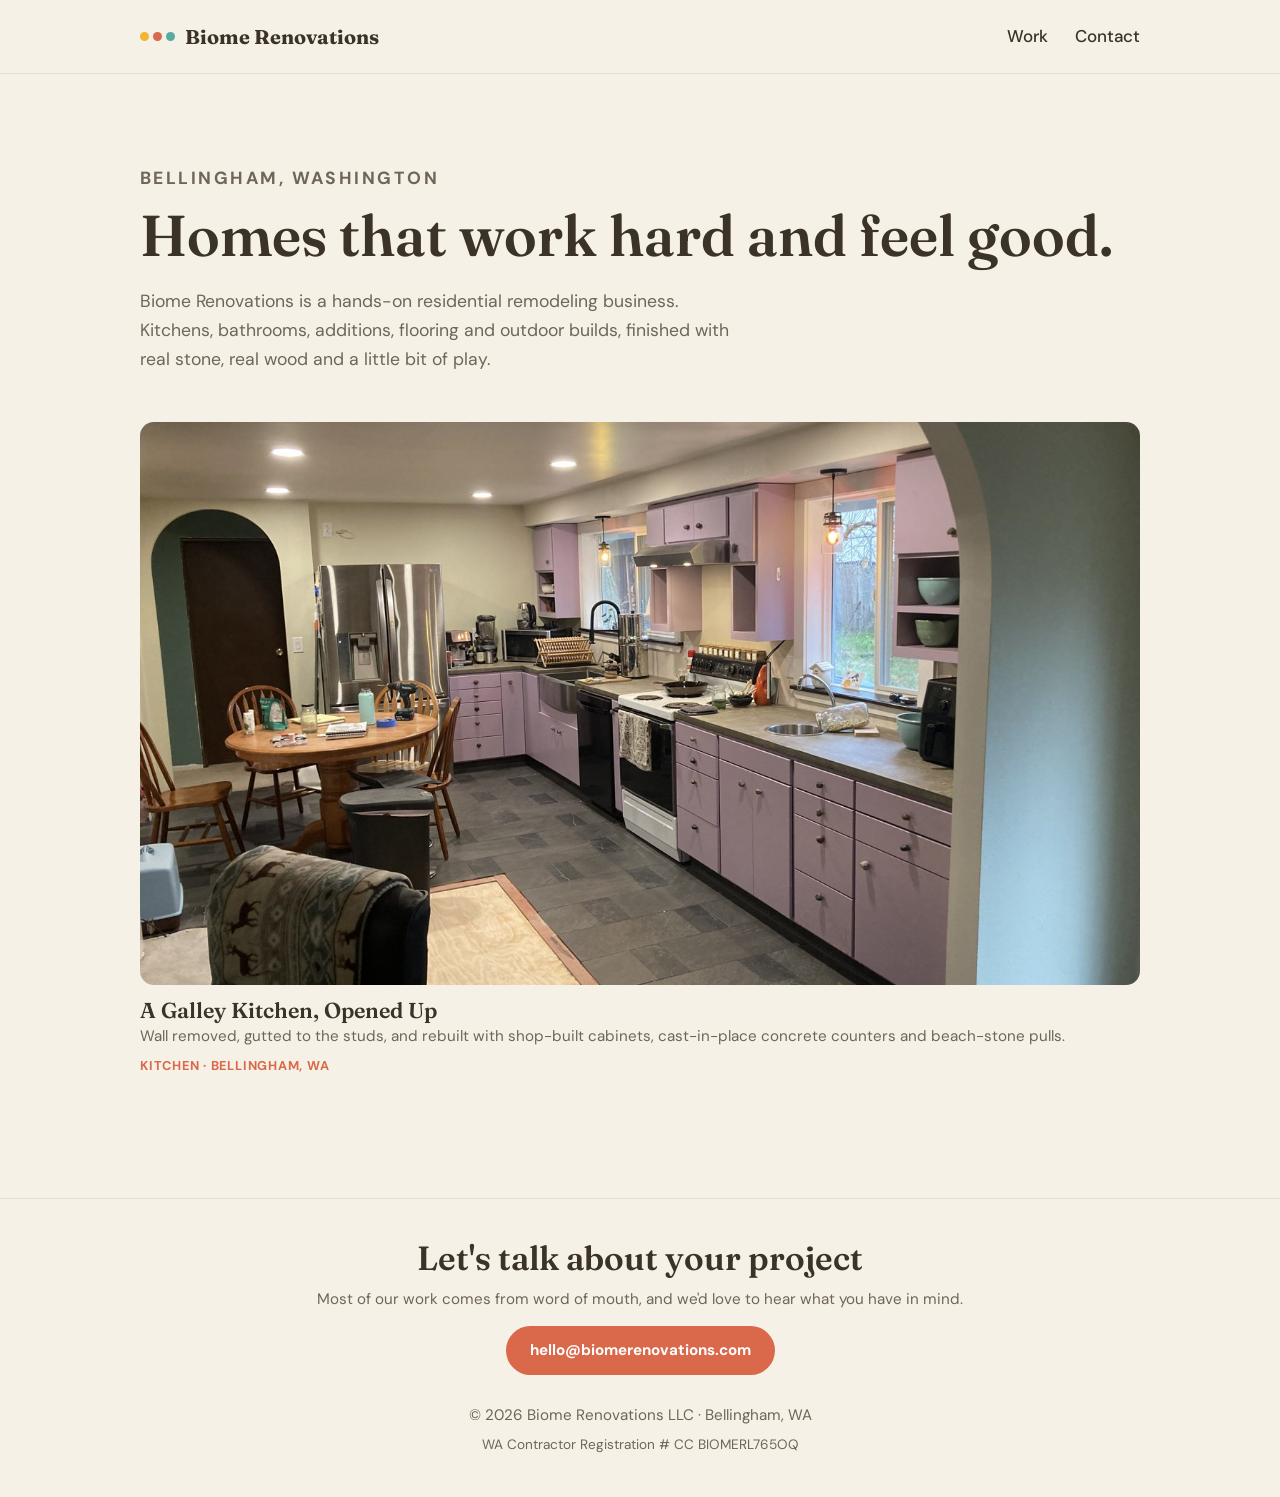
<file: index.html>
<!doctype html>
<html lang="en">
<head>
<meta charset="utf-8">
<meta name="viewport" content="width=device-width, initial-scale=1">
<title>Biome Renovations | Residential Remodeling in Bellingham, WA</title>
<meta name="description" content="Biome Renovations LLC: hands-on residential remodeling in Bellingham, Washington. Kitchens, bathrooms, additions, flooring and outdoor builds with a rustic, organic touch.">
<link rel="preconnect" href="https://fonts.googleapis.com">
<link rel="preconnect" href="https://fonts.gstatic.com" crossorigin>
<link href="https://fonts.googleapis.com/css2?family=DM+Sans:wght@400;500;700&family=Fraunces:opsz,wght@9..144,600;9..144,700&display=swap" rel="stylesheet">
<link rel="stylesheet" href="style.css">
</head>
<body>

<header class="site">
  <div class="wrap">
    <a class="brand" href="index.html"><span class="dots"><i></i><i></i><i></i></span>Biome Renovations</a>
    <nav>
      <a href="index.html#work">Work</a>
      <a href="index.html#contact">Contact</a>
    </nav>
  </div>
</header>

<main>
  <section class="intro">
    <div class="wrap">
      <p class="eyebrow">Bellingham, Washington</p>
      <h1>Homes that work hard and feel good.</h1>
      <p>Biome Renovations is a hands-on residential remodeling business. Kitchens, bathrooms, additions, flooring and outdoor builds, finished with real stone, real wood and a little bit of play.</p>
    </div>
  </section>

  <section id="work">
    <div class="wrap">
      <div class="cards">
        <a class="card" href="kitchen.html">
          <div class="ph wide">
            <img src="images/kitchen/1453.jpg" alt="Finished kitchen with concrete counters, painted cabinets and slate-look tile" onerror="this.parentNode.classList.add('missing');this.replaceWith(document.createTextNode('Kitchen hero photo goes here (images/kitchen/1453.jpg)'))">
          </div>
          <h3>A Galley Kitchen, Opened Up</h3>
          <p>Wall removed, gutted to the studs, and rebuilt with shop-built cabinets, cast-in-place concrete counters and beach-stone pulls.</p>
          <span class="meta">Kitchen &middot; Bellingham, WA</span>
        </a>
      </div>
    </div>
  </section>
</main>

<footer class="site" id="contact">
  <div class="wrap">
    <h2>Let's talk about your project</h2>
    <p>Most of our work comes from word of mouth, and we'd love to hear what you have in mind.</p>
    <a class="btn" href="mailto:hello@biomerenovations.com">hello@biomerenovations.com</a>
    <p style="margin-top:28px">&copy; <span id="yr">2026</span> Biome Renovations LLC &middot; Bellingham, WA</p>
    <p class="reg">WA Contractor Registration # CC BIOMERL765OQ</p>
  </div>
</footer>

<script>document.getElementById('yr').textContent = new Date().getFullYear();</script>
</body>
</html>
</file>
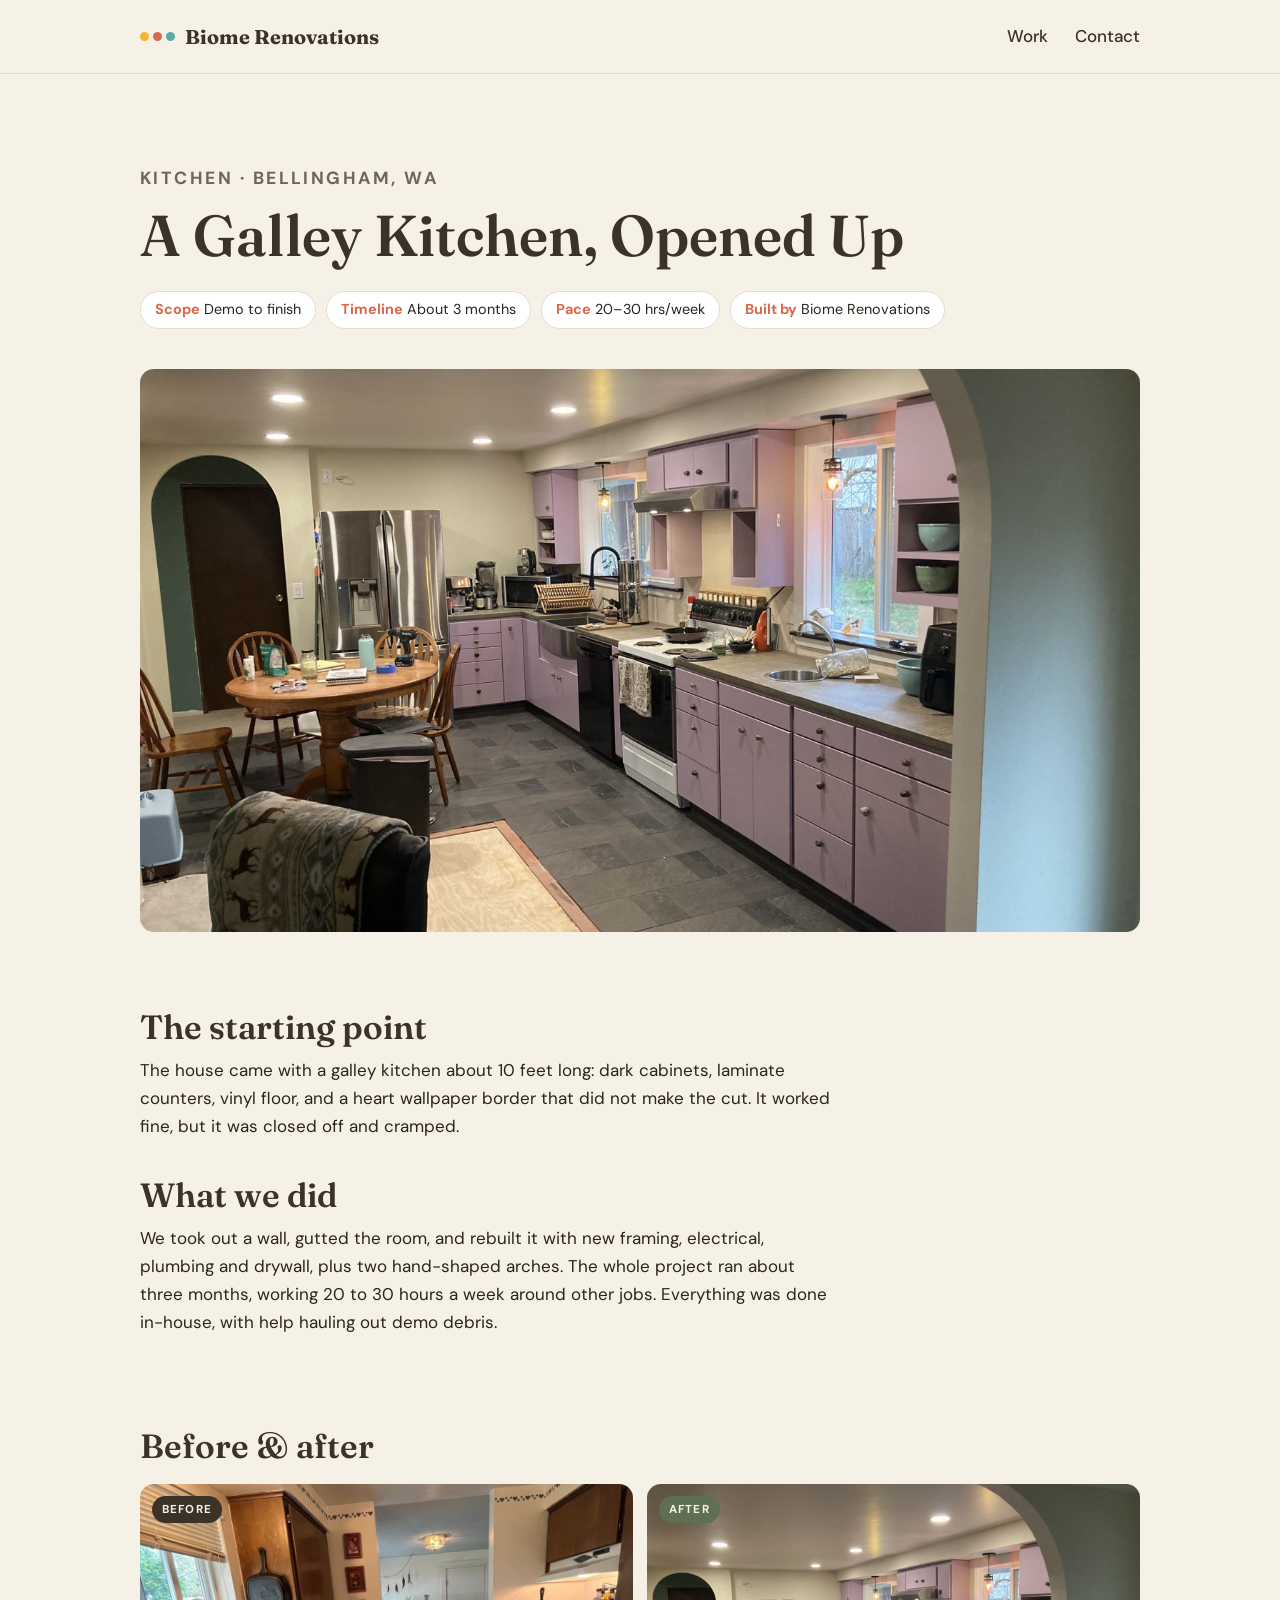
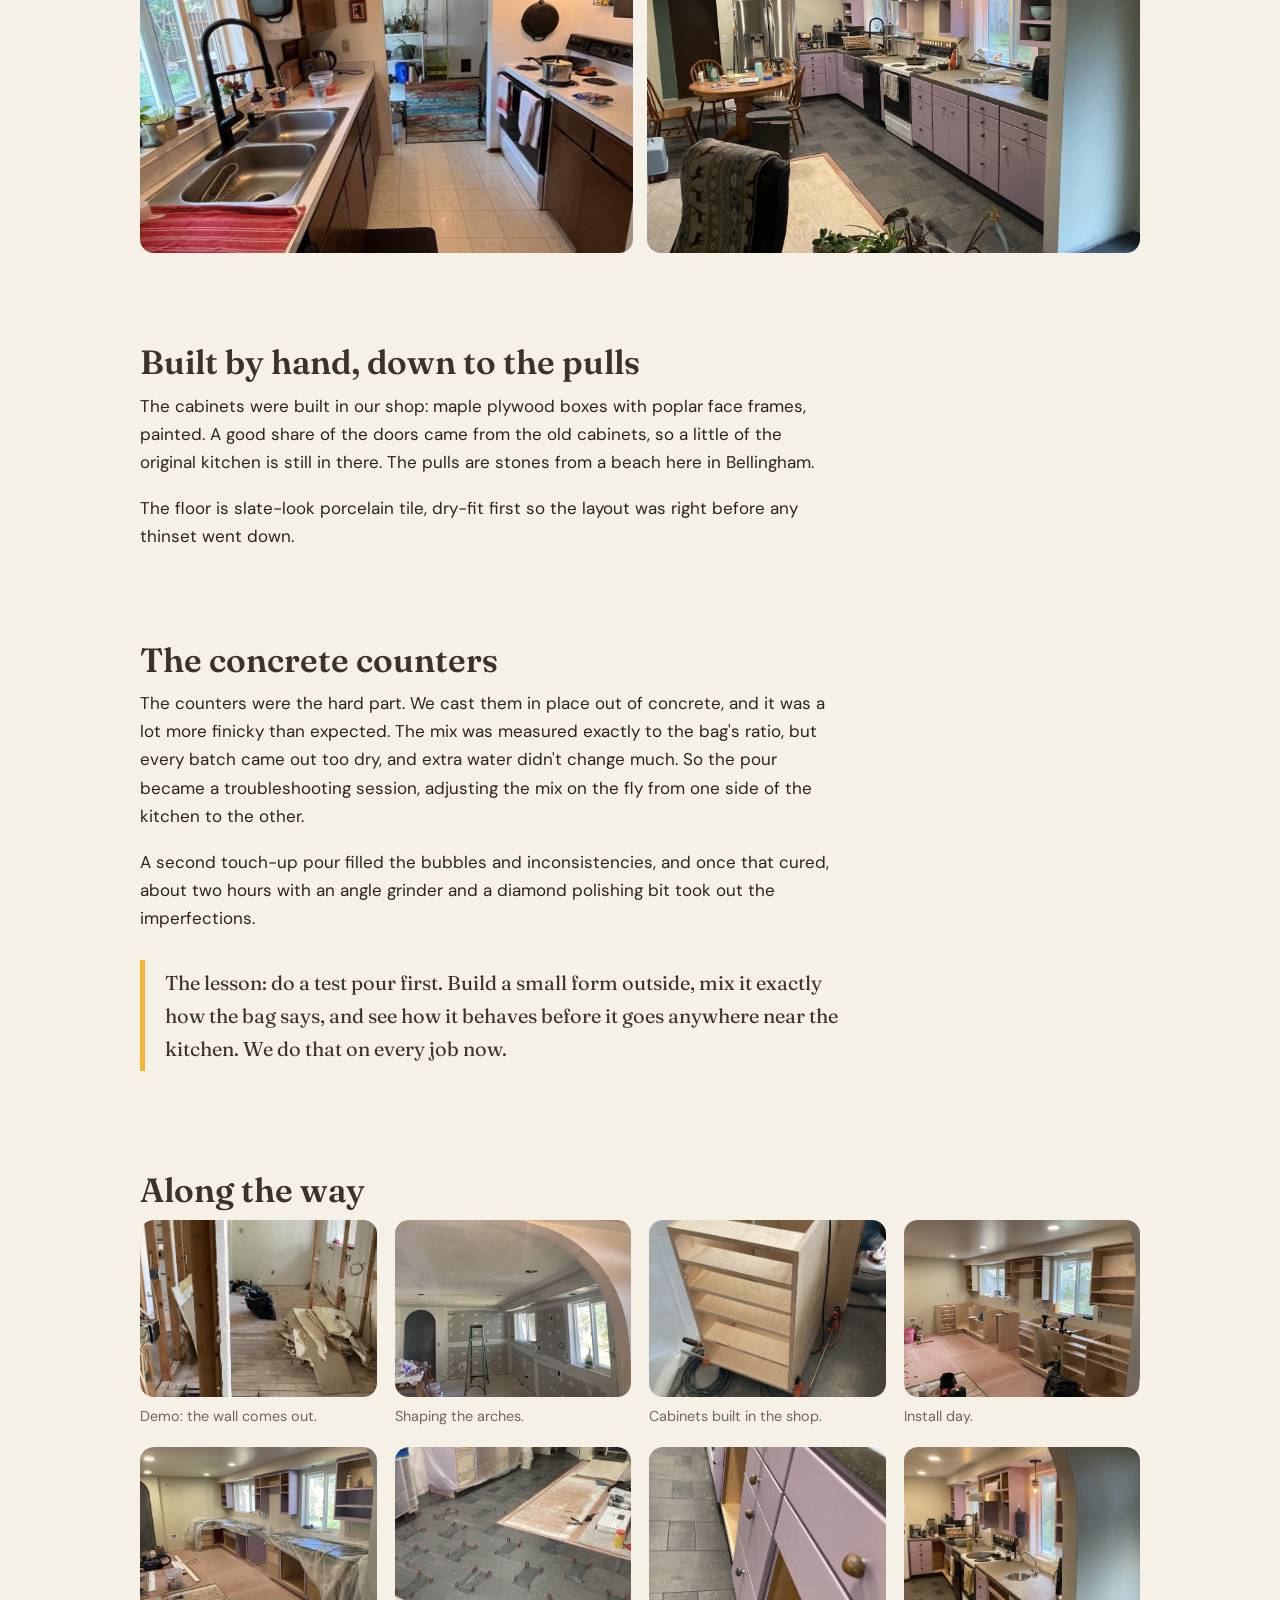
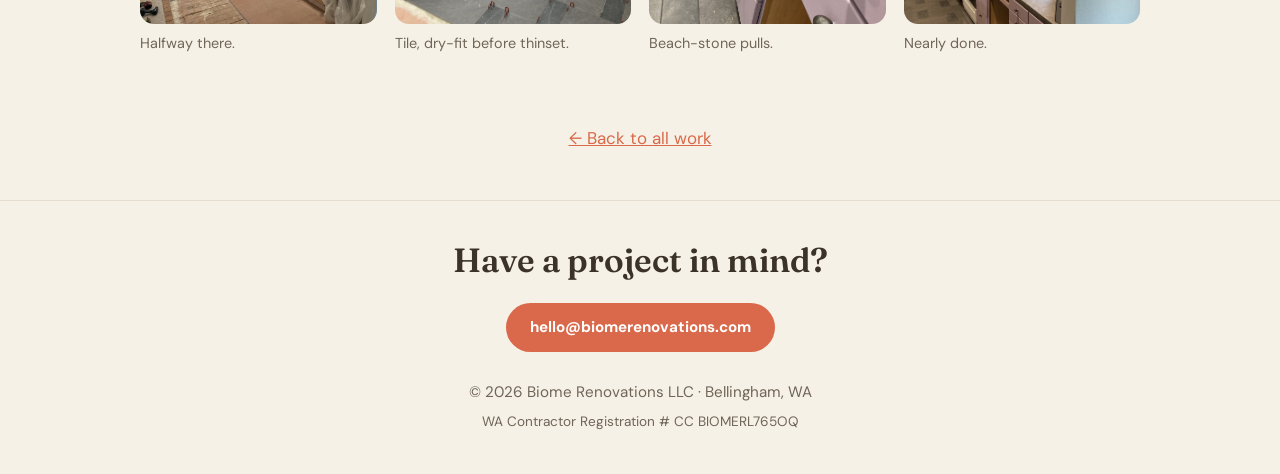
<file: kitchen.html>
<!doctype html>
<html lang="en">
<head>
<meta charset="utf-8">
<meta name="viewport" content="width=device-width, initial-scale=1">
<title>A Galley Kitchen, Opened Up | Biome Renovations</title>
<meta name="description" content="A full kitchen rebuild in Bellingham, WA: wall removed, new framing, shop-built cabinets, cast-in-place concrete counters and handmade arches.">
<link rel="preconnect" href="https://fonts.googleapis.com">
<link rel="preconnect" href="https://fonts.gstatic.com" crossorigin>
<link href="https://fonts.googleapis.com/css2?family=DM+Sans:wght@400;500;700&family=Fraunces:opsz,wght@9..144,600;9..144,700&display=swap" rel="stylesheet">
<link rel="stylesheet" href="style.css">
<script>
// If a photo isn't uploaded yet, show a friendly placeholder instead of a broken image.
function miss(img){
  if (!img.parentNode) return;
  var box = img.parentNode;
  box.classList.add('missing');
  var note = document.createElement('span');
  note.textContent = 'Photo goes here: ' + img.getAttribute('src');
  img.replaceWith(note);
}
</script>
</head>
<body>

<header class="site">
  <div class="wrap">
    <a class="brand" href="index.html"><span class="dots"><i></i><i></i><i></i></span>Biome Renovations</a>
    <nav>
      <a href="index.html#work">Work</a>
      <a href="index.html#contact">Contact</a>
    </nav>
  </div>
</header>

<main class="wrap">

  <section class="intro" style="padding-bottom:24px">
    <p class="eyebrow">Kitchen &middot; Bellingham, WA</p>
    <h1>A Galley Kitchen, Opened Up</h1>
    <div class="facts">
      <span><b>Scope</b> Demo to finish</span>
      <span><b>Timeline</b> About 3 months</span>
      <span><b>Pace</b> 20&ndash;30 hrs/week</span>
      <span><b>Built by</b> Biome Renovations</span>
    </div>
  </section>

  <!-- HERO: finished kitchen only. To add supporting finished shots later, swap this div for the 3-photo grid:
       <div class="hero"> ...three <div class="ph"> blocks... </div> -->
  <div class="ph wide" style="margin:8px 0 40px">
    <img src="images/kitchen/1453.jpg" alt="Finished kitchen with concrete counters, painted cabinets and slate-look tile" onerror="miss(this)">
  </div>

  <section class="block story narrow">
    <h2>The starting point</h2>
    <p>The house came with a galley kitchen about 10 feet long: dark cabinets, laminate counters, vinyl floor, and a heart wallpaper border that did not make the cut. It worked fine, but it was closed off and cramped.</p>

    <h2 style="margin-top:36px">What we did</h2>
    <p>We took out a wall, gutted the room, and rebuilt it with new framing, electrical, plumbing and drywall, plus two hand-shaped arches. The whole project ran about three months, working 20 to 30 hours a week around other jobs. Everything was done in-house, with help hauling out demo debris.</p>
  </section>

  <!-- BEFORE / AFTER -->
  <section class="block">
    <h2>Before &amp; after</h2>
    <div class="pair">
      <div class="ph"><span class="tag">Before</span><img src="images/kitchen/2795.jpg" alt="Kitchen before: dark galley with laminate counters" onerror="miss(this)"></div>
      <div class="ph"><span class="tag after">After</span><img src="images/kitchen/1453.jpg" alt="Kitchen after the rebuild" onerror="miss(this)"></div>
    </div>
  </section>

  <section class="block story narrow">
    <h2>Built by hand, down to the pulls</h2>
    <p>The cabinets were built in our shop: maple plywood boxes with poplar face frames, painted. A good share of the doors came from the old cabinets, so a little of the original kitchen is still in there. The pulls are stones from a beach here in Bellingham.</p>
    <p>The floor is slate-look porcelain tile, dry-fit first so the layout was right before any thinset went down.</p>
  </section>

  <section class="block story narrow">
    <h2>The concrete counters</h2>
    <p>The counters were the hard part. We cast them in place out of concrete, and it was a lot more finicky than expected. The mix was measured exactly to the bag's ratio, but every batch came out too dry, and extra water didn't change much. So the pour became a troubleshooting session, adjusting the mix on the fly from one side of the kitchen to the other.</p>
    <p>A second touch-up pour filled the bubbles and inconsistencies, and once that cured, about two hours with an angle grinder and a diamond polishing bit took out the imperfections.</p>
    <div class="pullquote">The lesson: do a test pour first. Build a small form outside, mix it exactly how the bag says, and see how it behaves before it goes anywhere near the kitchen. We do that on every job now.</div>
    <!-- TODO: add pour and grinding photos when available -->
  </section>

  <!-- PROCESS STRIP -->
  <section class="block">
    <h2>Along the way</h2>
    <div class="strip">
      <figure><div class="ph"><img src="images/kitchen/1224.jpg" alt="Demolition" onerror="miss(this)"></div><figcaption>Demo: the wall comes out.</figcaption></figure>
      <figure><div class="ph"><img src="images/kitchen/1248.jpg" alt="Arch framing and drywall" onerror="miss(this)"></div><figcaption>Shaping the arches.</figcaption></figure>
      <figure><div class="ph"><img src="images/kitchen/984498.jpg" alt="Cabinet boxes in the shop" onerror="miss(this)"></div><figcaption>Cabinets built in the shop.</figcaption></figure>
      <figure><div class="ph"><img src="images/kitchen/1273.jpg" alt="Cabinet installation" onerror="miss(this)"></div><figcaption>Install day.</figcaption></figure>
      <figure><div class="ph"><img src="images/kitchen/1324.jpg" alt="Kitchen at the halfway point" onerror="miss(this)"></div><figcaption>Halfway there.</figcaption></figure>
      <figure><div class="ph"><img src="images/kitchen/257592.jpg" alt="Tile laid out" onerror="miss(this)"></div><figcaption>Tile, dry-fit before thinset.</figcaption></figure>
      <figure><div class="ph"><img src="images/kitchen/1392.jpg" alt="Beach stone cabinet pulls" onerror="miss(this)"></div><figcaption>Beach-stone pulls.</figcaption></figure>
      <figure><div class="ph"><img src="images/kitchen/1396.jpg" alt="Kitchen nearly finished" onerror="miss(this)"></div><figcaption>Nearly done.</figcaption></figure>
    </div>
  </section>

  <p style="text-align:center;margin:32px 0"><a href="index.html#work">&larr; Back to all work</a></p>
</main>

<footer class="site" id="contact">
  <div class="wrap">
    <h2>Have a project in mind?</h2>
    <a class="btn" href="mailto:hello@biomerenovations.com">hello@biomerenovations.com</a>
    <p style="margin-top:28px">&copy; <span id="yr">2026</span> Biome Renovations LLC &middot; Bellingham, WA</p>
    <p class="reg">WA Contractor Registration # CC BIOMERL765OQ</p>
  </div>
</footer>

<script>
document.getElementById('yr').textContent = new Date().getFullYear();
// Catch any image that failed before the handler ran.
document.querySelectorAll('.ph img').forEach(function(i){ if (i.complete && i.naturalWidth === 0) miss(i); });
</script>
</body>
</html>
</file>
<file: style.css>
:root{
  --oat:#f6f1e7; --stone:#e4ddd0; --bark:#3b3228; --moss:#5f6f52;
  --sun:#f2b632; --clay:#d9694a; --sky:#5aa9a3; --ink:#2a241d; --muted:#6f6558;
}
*{box-sizing:border-box;margin:0}
html{scroll-behavior:smooth}
body{font-family:"DM Sans",system-ui,sans-serif;background:var(--oat);color:var(--ink);line-height:1.65;font-size:17px}
img{max-width:100%;display:block}
a{color:var(--clay)}
h1,h2,h3{font-family:"Fraunces",Georgia,serif;font-weight:600;line-height:1.15;color:var(--bark)}
h1{font-size:clamp(2.2rem,6vw,3.6rem)}
h2{font-size:clamp(1.5rem,3.5vw,2.1rem);margin-bottom:.6rem}
.wrap{max-width:1040px;margin:0 auto;padding:0 20px}
.narrow{max-width:700px}

header.site{padding:20px 0;border-bottom:1px solid var(--stone)}
header.site .wrap{display:flex;justify-content:space-between;align-items:center;gap:16px;flex-wrap:wrap}
.brand{font-family:"Fraunces",serif;font-weight:700;font-size:1.25rem;color:var(--bark);text-decoration:none;display:flex;align-items:center;gap:10px}
.dots{display:inline-flex;gap:4px}
.dots i{width:9px;height:9px;border-radius:50%;display:block}
.dots i:nth-child(1){background:var(--sun)}.dots i:nth-child(2){background:var(--clay)}.dots i:nth-child(3){background:var(--sky)}
nav a{margin-left:22px;text-decoration:none;color:var(--bark);font-weight:500}
nav a:hover{color:var(--clay)}

.intro{padding:72px 0 48px}
.intro p{max-width:600px;margin-top:18px;color:var(--muted);font-size:1.1rem}
.eyebrow{text-transform:uppercase;letter-spacing:.14em;font-size:.78rem;font-weight:700;color:var(--moss);margin-bottom:10px}

/* image slots: show a friendly placeholder until the photo exists */
.ph{background:var(--stone);border-radius:14px;overflow:hidden;position:relative;aspect-ratio:4/3}
.ph img{width:100%;height:100%;object-fit:cover}
.ph.missing{display:flex;align-items:center;justify-content:center;text-align:center;color:var(--muted);font-size:.85rem;padding:16px;
  background:repeating-linear-gradient(45deg,var(--stone),var(--stone) 12px,#ebe5d9 12px,#ebe5d9 24px)}
.ph.wide{aspect-ratio:16/9}
.tag{position:absolute;left:12px;top:12px;background:var(--bark);color:var(--oat);font-size:.72rem;font-weight:700;letter-spacing:.1em;text-transform:uppercase;padding:4px 10px;border-radius:99px}
.tag.after{background:var(--moss)}

.cards{display:grid;grid-template-columns:repeat(auto-fit,minmax(300px,1fr));gap:26px;padding-bottom:72px}
.card{text-decoration:none;color:inherit;display:block}
.card .ph{transition:transform .25s}
.card:hover .ph{transform:translateY(-4px)}
.card h3{margin-top:14px;font-size:1.35rem}
.card p{color:var(--muted);font-size:.95rem}
.meta{display:inline-block;margin-top:6px;font-size:.8rem;font-weight:700;color:var(--clay);letter-spacing:.06em;text-transform:uppercase}

.hero{display:grid;grid-template-columns:2fr 1fr;grid-template-rows:1fr 1fr;gap:14px;margin:8px 0 40px}
.hero .ph{aspect-ratio:auto;min-height:200px}
.hero .ph:first-child{grid-row:span 2;min-height:420px}
@media(max-width:700px){.hero{grid-template-columns:1fr}.hero .ph:first-child{grid-row:auto;min-height:260px}}

.facts{display:flex;flex-wrap:wrap;gap:10px;margin:22px 0 8px}
.facts span{background:#fff;border:1px solid var(--stone);border-radius:99px;padding:6px 14px;font-size:.9rem}
.facts span b{color:var(--clay)}

section.block{padding:36px 0}
.story p{margin-bottom:1.1em}
.pair{display:grid;grid-template-columns:1fr 1fr;gap:14px;margin:18px 0}
@media(max-width:700px){.pair{grid-template-columns:1fr}}
.strip{display:grid;grid-template-columns:repeat(auto-fit,minmax(220px,1fr));gap:18px}
.strip figure figcaption{font-size:.9rem;color:var(--muted);margin-top:8px}
.pullquote{border-left:5px solid var(--sun);padding:6px 0 6px 20px;margin:28px 0;font-family:"Fraunces",serif;font-size:1.25rem;color:var(--bark)}

footer.site{border-top:1px solid var(--stone);padding:40px 0;margin-top:48px;text-align:center;color:var(--muted);font-size:.95rem}
footer.site a{font-weight:700}
.btn{display:inline-block;background:var(--clay);color:#fff;text-decoration:none;padding:12px 24px;border-radius:99px;font-weight:700;margin-top:14px}
.btn:hover{background:var(--bark)}

.reg{font-size:.85rem;margin-top:6px}
</file>
